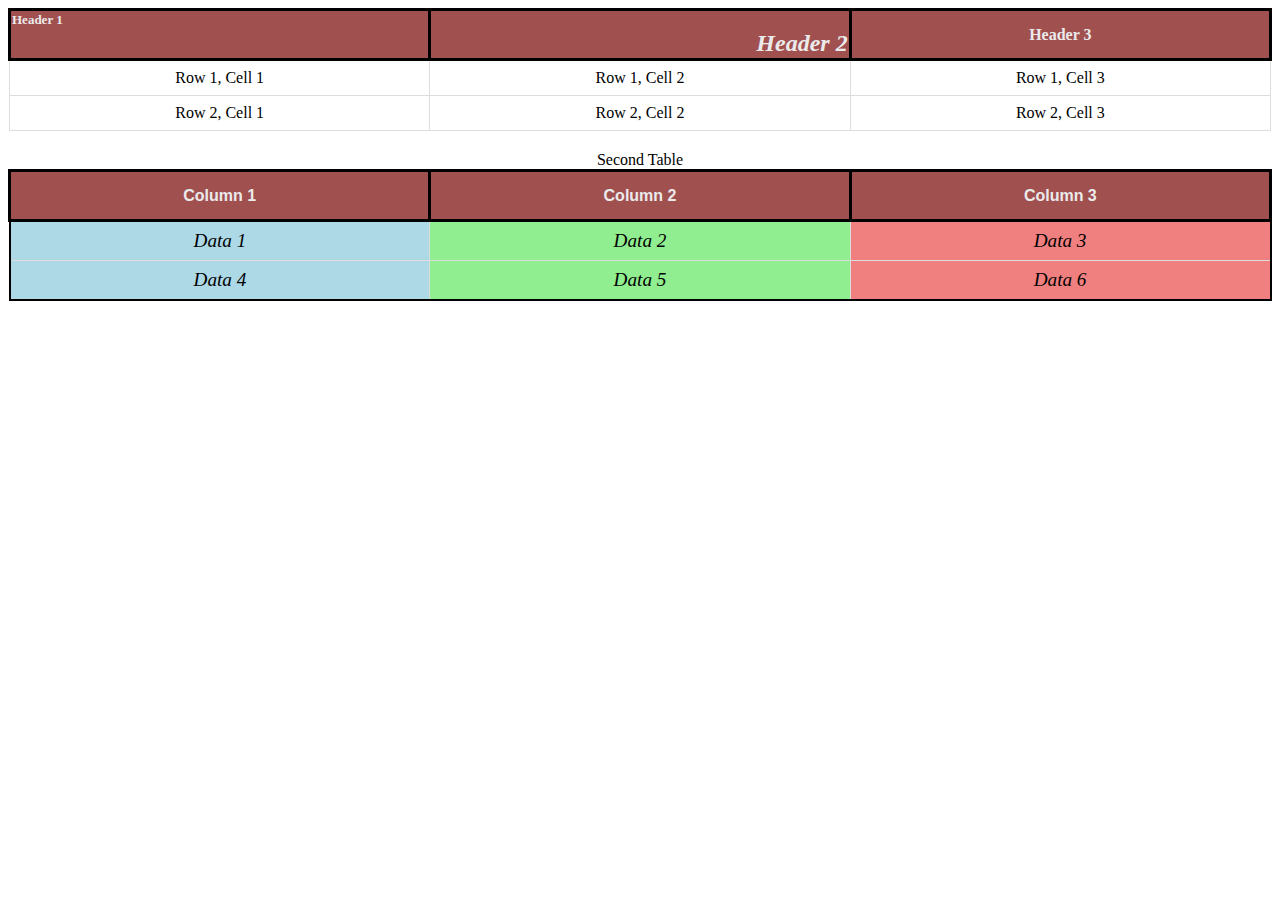
<file: index.html>
<html lang="en">
<head>
    <meta charset="UTF-8">
    <meta name="viewport" content="width=device-width, initial-scale=1.0">
    <title>Tables</title>
    <link rel="stylesheet" href="styles.css">
</head>
<body>
    <table>
        <thead>
            <tr>
                <th class = "first">Header 1</th>
                <th class = "second">Header 2</th>
                <th>Header 3</th>
            </tr>
        </thead>
        <tbody>
            <tr>
                <td>Row 1, Cell 1</td>
                <td>Row 1, Cell 2</td>
                <td>Row 1, Cell 3</td>
            </tr>
            <tr>
                <td>Row 2, Cell 1</td>
                <td>Row 2, Cell 2</td>
                <td>Row 2, Cell 3</td>
            </tr>
        </tbody>
    </table>

    <table id ="second-table">
        <caption>Second Table</caption>
        <colgroup>
            <col style="background-color: lightblue;">
            <col style="background-color: lightgreen;">
            <col style="background-color: lightcoral;">
        </colgroup>
        <thead id ="table-header">
            <tr>
                <th>Column 1</th>
                <th>Column 2</th>
                <th>Column 3</th>
            </tr>
        </thead>
        <tbody id ="table-body">
            <tr>
                <td>Data 1</td>
                <td>Data 2</td>
                <td>Data 3</td>
            </tr>
            <tr>
                <td>Data 4</td>
                <td>Data 5</td>
                <td>Data 6</td>
            </tr>
        </tbody>
    </table>
</body>
</html>
</file>
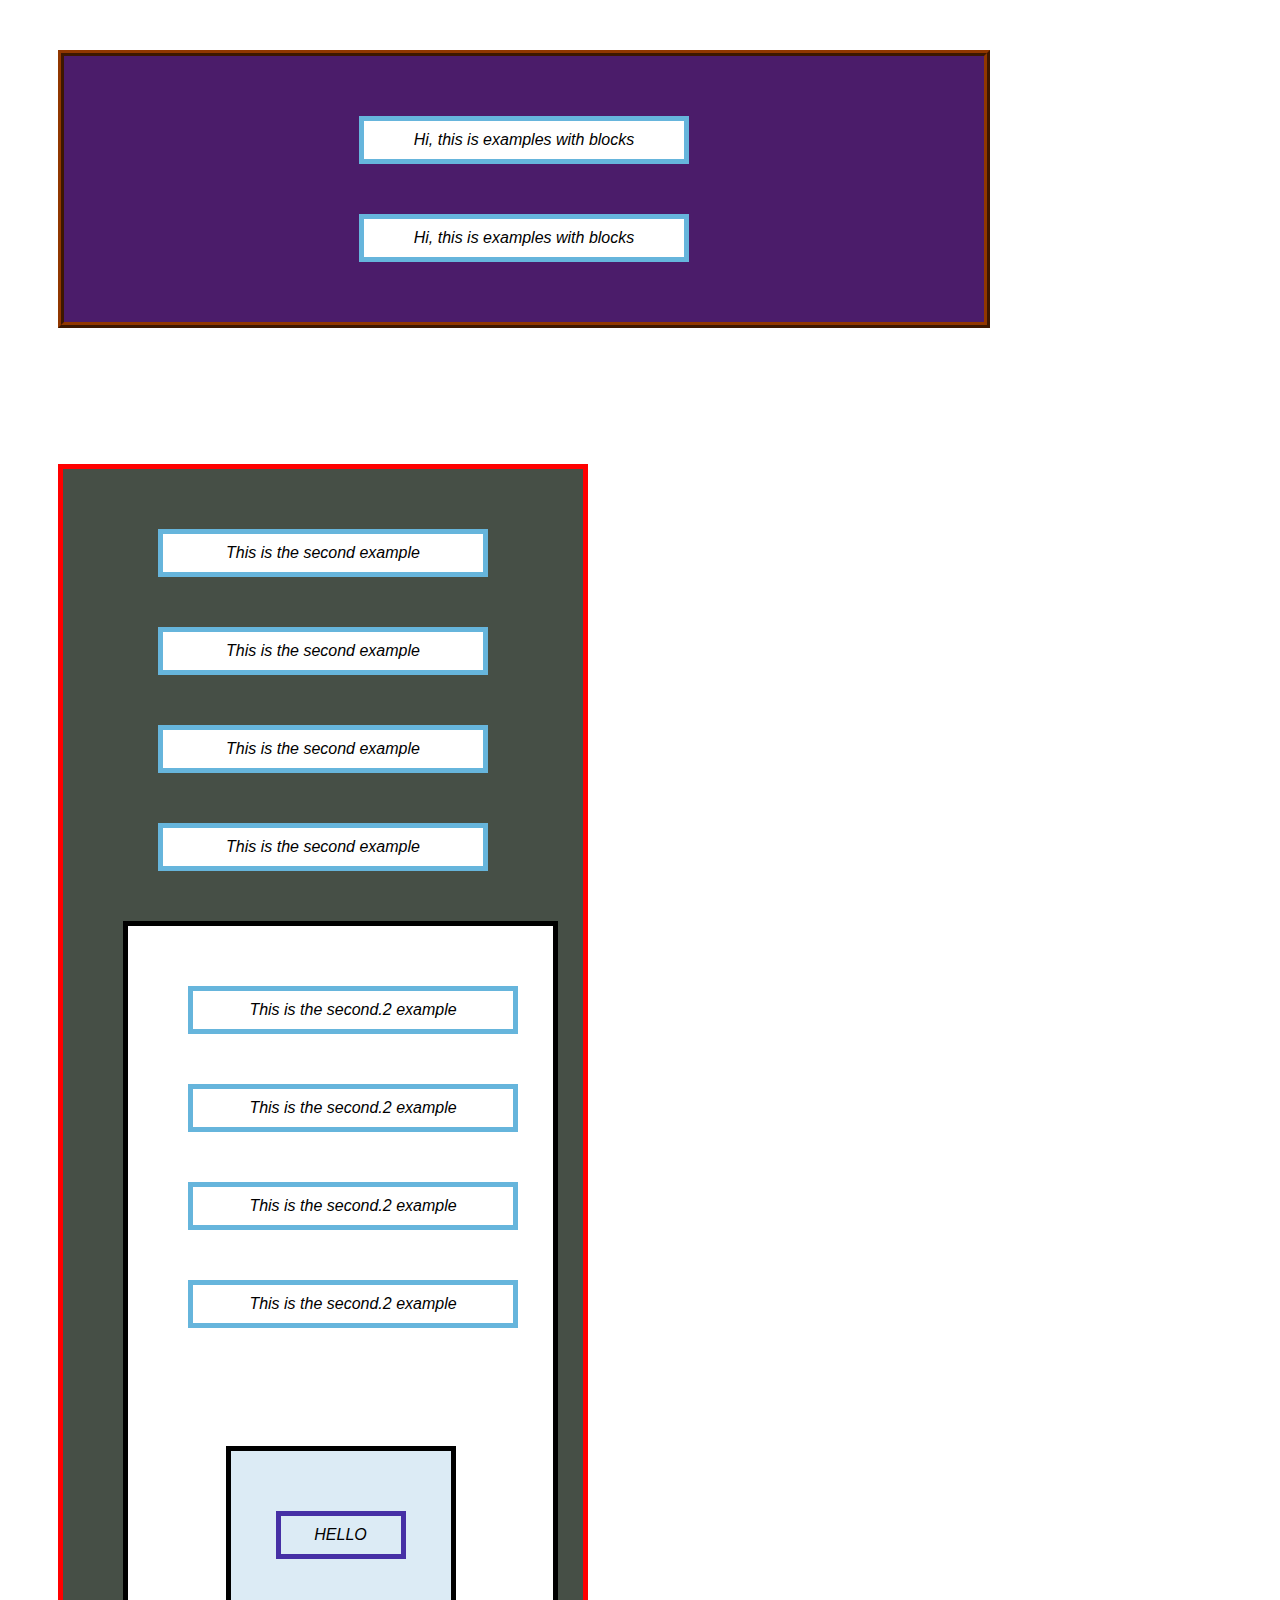
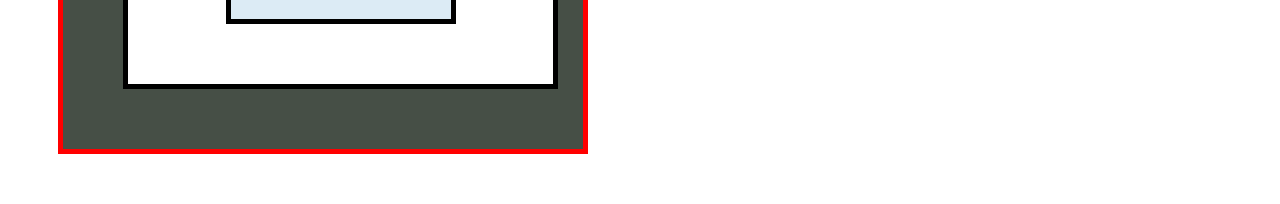
<file: pract11/index.html>
<html lang="en">
<head>
    <meta charset="UTF-8">
    <meta name="viewport" content="width=device-width, initial-scale=1.0">
    <title>pract11</title>
    <link rel="stylesheet" href="styles.css">
</head>
<body>
    <div id = "first" class="footer" align = "center">
    <p>Hi, this is examples with blocks</p>
    <p>Hi, this is examples with blocks</p>
    </div>

    <br><br>

    <div id = "second" align = "center">
        <p>This is the second example</p>
        <p>This is the second example</p>
        <p>This is the second example</p>
        <p>This is the second example</p>
        <div id = "second.2">
            <p>This is the second.2 example</p>
            <p>This is the second.2 example</p>
            <p>This is the second.2 example</p>
            <p>This is the second.2 example</p>
            <br>
            <div id = "deepest" align = "center">
                <p id = "dpst" align = "center">HELLO</p>
                
            </div>
        </div>
    </div>
</body>
</html>
</file>
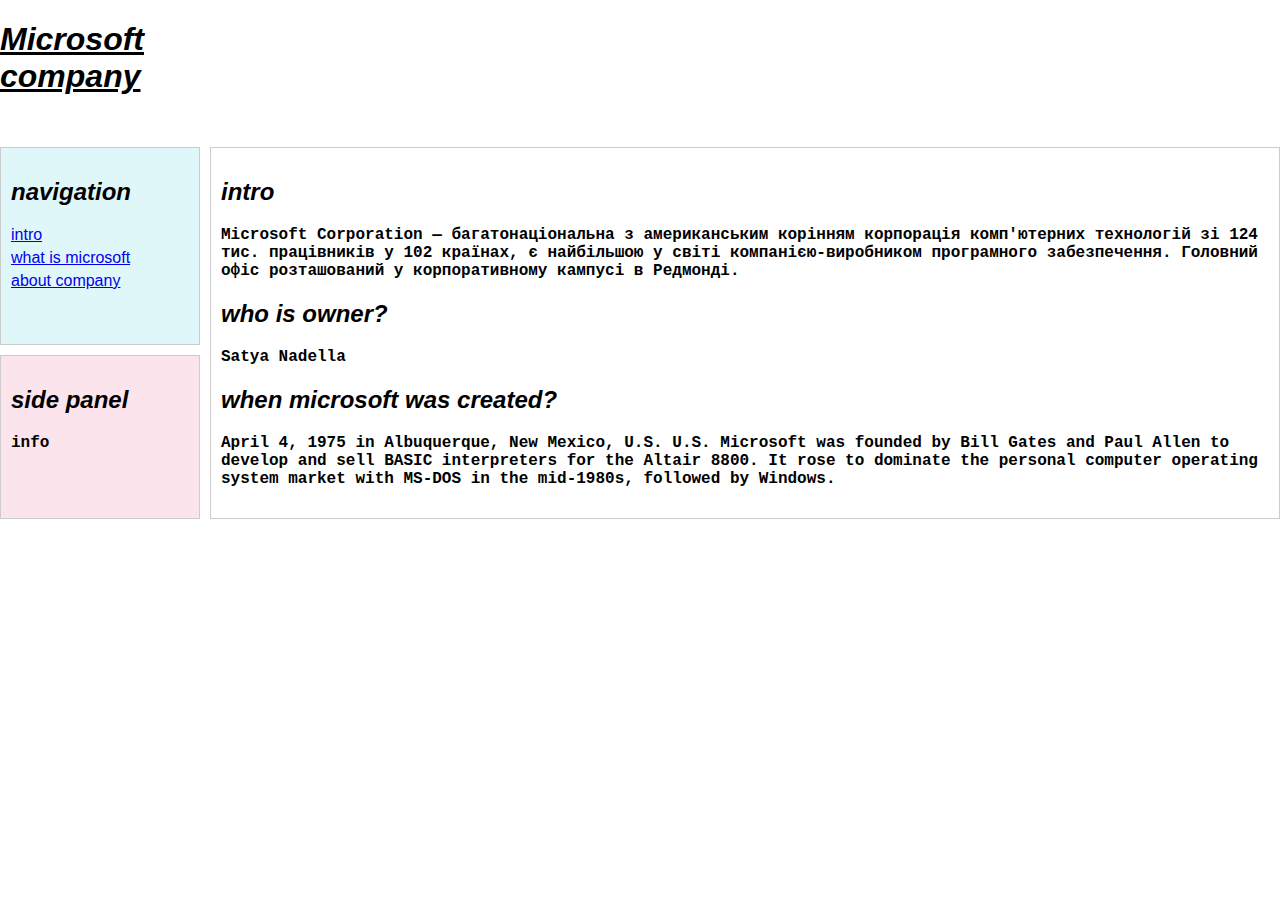
<file: pract12/index.html>
<!DOCTYPE html>
<html lang="en">
<head>
    <meta charset="UTF-8">
    <meta name="viewport" content="width=device-width, initial-scale=1.0">
    <title>Site tructure</title>
    <link rel="stylesheet" href="styles.css">
</head>
<body>
    <section>
        <h1>Microsoft company</h1>
    </section>

    <nav>
        <h2>navigation</h2>
        <a href="#part1">intro</a>
        <a href="#part2">what is microsoft</a>
        <a href="#part3">about company</a>
      </nav>

      <aside>
        <h2>side panel</h2>
        <h3>info</h3>
      </aside>

      <main>
        <section id="part1">
          <h2>intro</h2>
          <article>
            <h3>Microsoft Corporation — багатонаціональна з американським корінням корпорація комп'ютерних технологій зі 124 тис. працівників у 102 країнах, є найбільшою у світі компанією-виробником програмного забезпечення. Головний офіс розташований у корпоративному кампусі в Редмонді.</h3>
          </article>
        </section>

        <section id="part2">
            <h2>who is owner?</h2>
            <article>
              <h3>Satya Nadella</h3>
            </article>
          </section>

          <section id="part3">
            <h2>when microsoft was created?
            </h2>
            <article>
              <h3>April 4, 1975 in Albuquerque, New Mexico, U.S. U.S. Microsoft was founded by Bill Gates and Paul Allen to develop and sell BASIC interpreters for the Altair 8800. It rose to dominate the personal computer operating system market with MS-DOS in the mid-1980s, followed by Windows.</h3>
            </article>
          </section>
        </main>
</body>
</html>
</file>
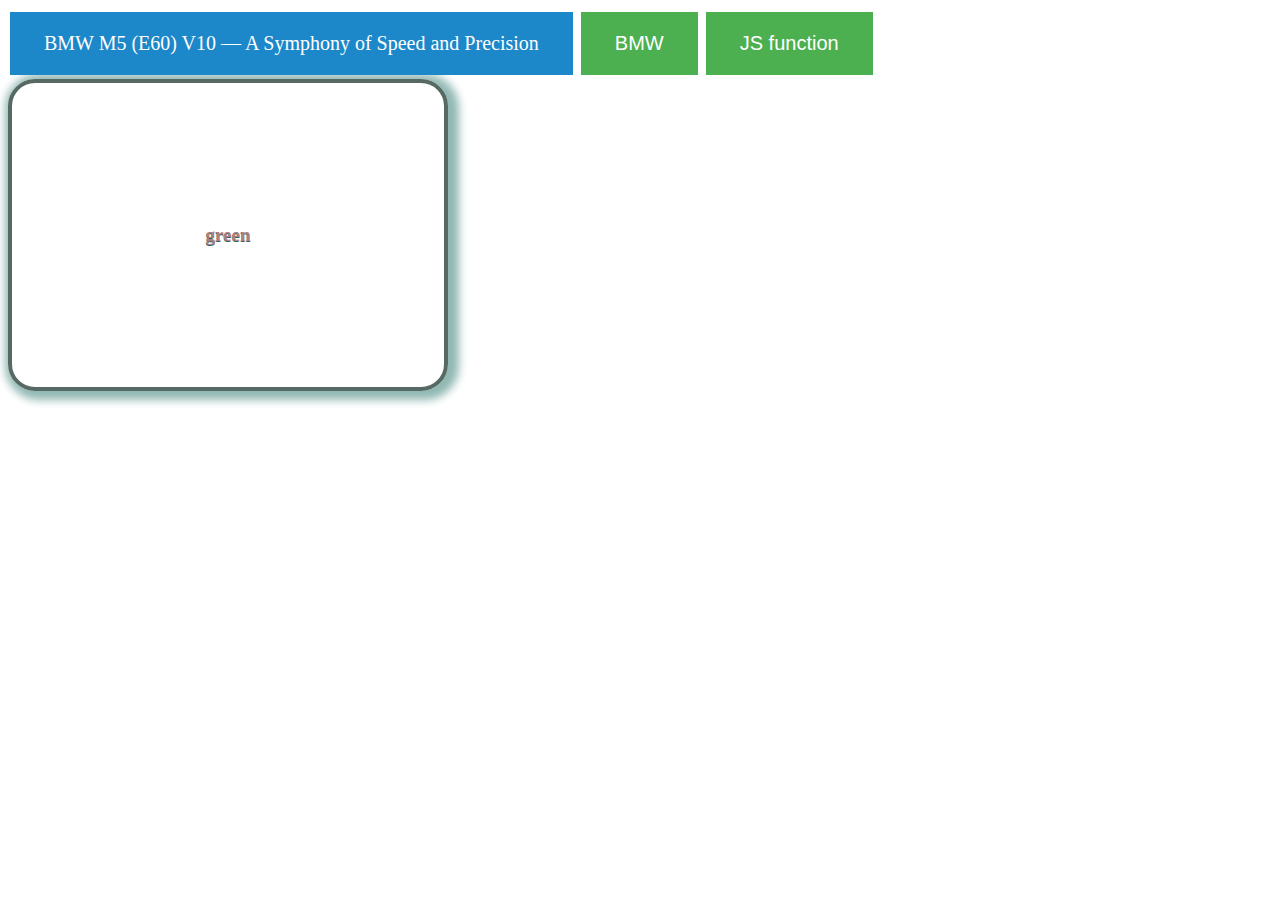
<file: pract8/index.html>
<html lang="en">
<head>
    <meta charset="UTF-8">
    <meta name="viewport" content="width=device-width, initial-scale=1.0">
    <title>pract8</title>
    <link rel="stylesheet" href="styles.css">
</head>
<body>
    <a id = "firstbutton" href="text.txt" class = "button">BMW M5 (E60) V10 — A Symphony of Speed and Precision</a>
    <button onclick="window.location.href='https://www.bmw.com/en/index.html'">BMW</button>
    <button onclick="triggerCheck()">JS function</button>

    <script src="example.js"></script> <!-- Link to your external JavaScript file -->
    
    <a href="https://www.bestcssbuttongenerator.com" class="myButton">green</a>

</body>
</html>
</file>
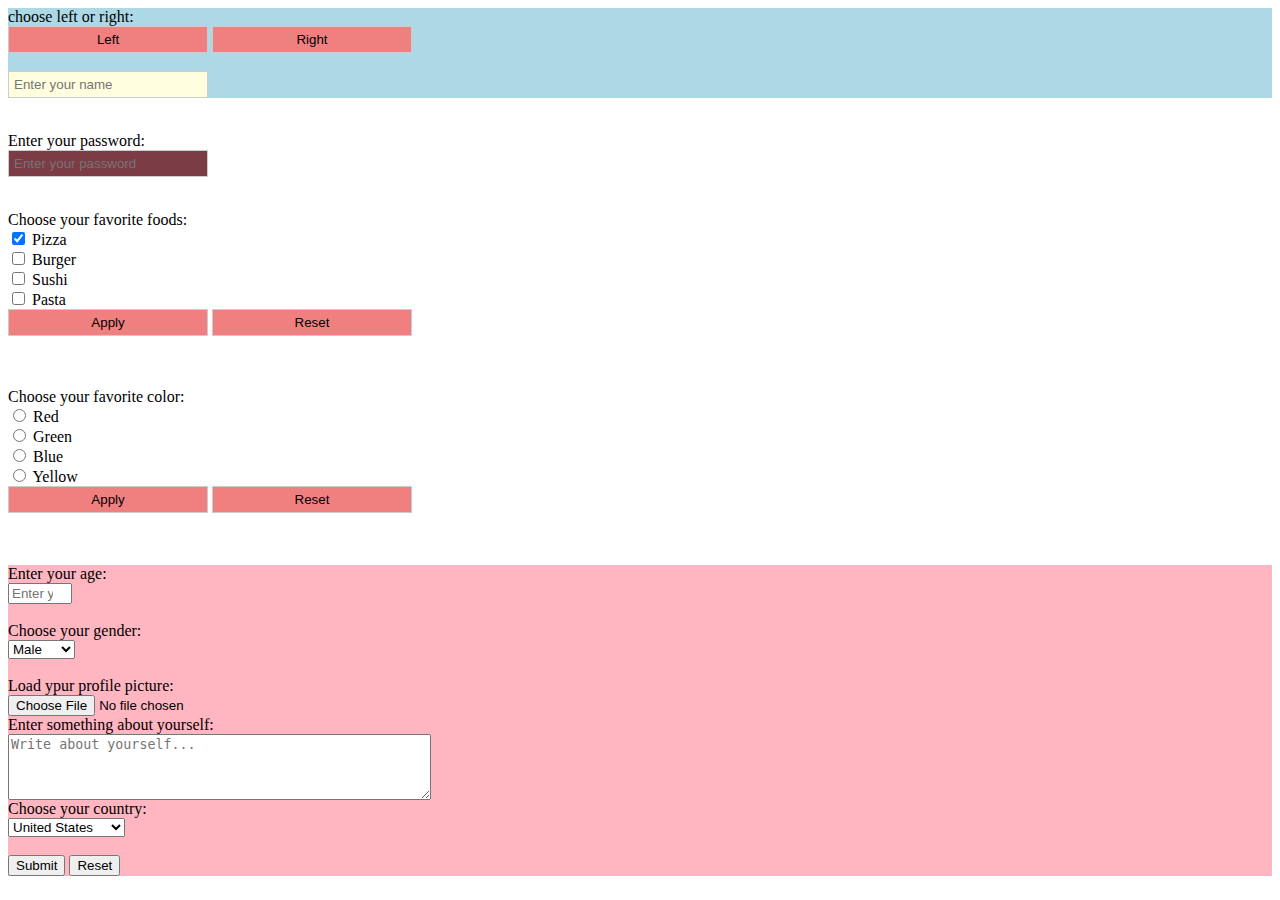
<file: pract9/index.html>
<html lang="en">
<head>
    <meta charset="UTF-8">
    <meta name="viewport" content="width=device-width, initial-scale=1.0">
    <title>Forms</title>
    <link rel="stylesheet" href="styles.css">
</head>
<body>
    <script src="left.js"></script>
    <script src="right.js"></script>
    <script src="apply.js"></script>

    <form name="First" id = "First">
        choose left or right: <br>
        <input type="button" value="Left" onclick="left()">
        <input type="button" value="Right" onclick="right()">
        <br>
        <br>
        <input type="text" name="name" maxlength="12" placeholder="Enter your name">
    </form>

    <br>

    <form name = "Second" id = "Second">
        Enter your password: <br>   
        <input type="password" name="password" maxlength="12" placeholder="Enter your password">
    </form>
    
    <br>

    <form name="Third" id = "Third">
        Choose your favorite foods: <br>
        <input type="checkbox" id="pizza" name="food" value="Pizza" checked>
        <label for="pizza">Pizza</label><br>
        <input type="checkbox" id="burger" name="food" value="Burger">
        <label for="burger">Burger</label><br>
        <input type="checkbox" id="sushi" name="food" value="Sushi">
        <label for="sushi">Sushi</label><br>
        <input type="checkbox" id="pasta" name="food" value="Pasta">
        <label for="pasta">Pasta</label><br>
        <input type="button" value="Apply" onclick="apply()">
        <input type="button" value="Reset" onclick="document.getElementById('Third').reset();">

    </form>

    <br><br>

    <form name="Fourth" id = "Fourth">
        Choose your favorite color: <br>
        <input type="radio" id="red" name="color" value="Red">
        <label for="red">Red</label><br>
        <input type="radio" id="green" name="color" value="Green">
        <label for="green">Green</label><br>
        <input type="radio" id="blue" name="color" value="Blue">
        <label for="blue">Blue</label><br>
        <input type="radio" id="yellow" name="color" value="Yellow">
        <label for="yellow">Yellow</label><br>
        <input type="button" value="Apply" onclick="apply()">
        <input type="button" value="Reset" onclick="document.getElementById('Fourth').reset();">

    </form>

    <br><br>
    <form name="Fifth" id = "Fifth">
        Enter your age: <br>
        <input type="number" name="age" min="1" max="120" placeholder="Enter your age">
        <br><br>
        Choose your gender: <br>
        <select name="gender">
            <option value="male">Male</option>
            <option value="female">Female</option>
        </select>
        <br><br>
        Load ypur profile picture: <br>
        <input type="file" name="profilePicture" accept="image/*">
        <br>
        Enter something about yourself: <br>
        <textarea name="aboutMe" rows="4" cols="50" placeholder="Write about yourself..."></textarea>

        <br>
        Choose your country: <br>
        <select name="country">
            <option value="usa">United States</option>
            <option value="canada">Canada</option>
            <option value="uk">United Kingdom</option>
            <option value="australia">Australia</option>
        </select>
        <br><br>

        <input type="submit" value="Submit">
        <input type="reset" value="Reset"> 

    </form>

    </script>
</body>
</html>
</file>
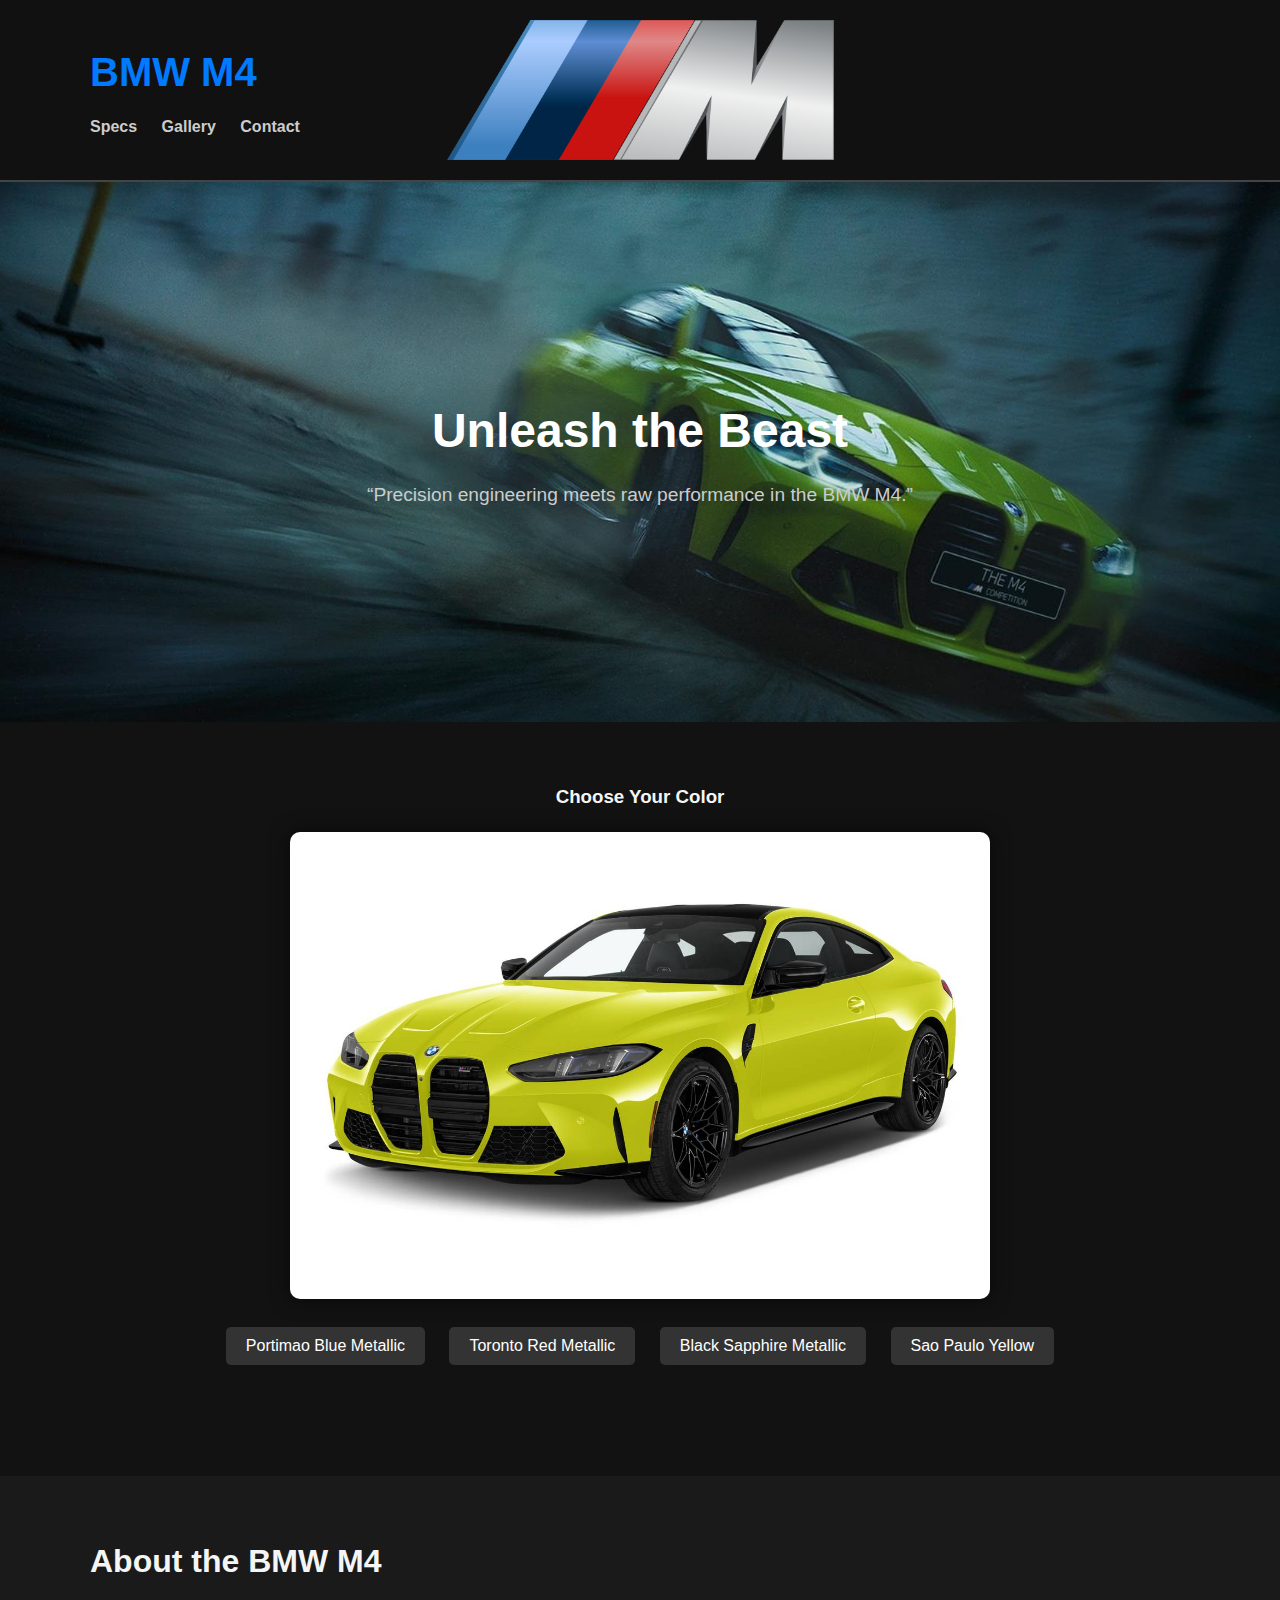
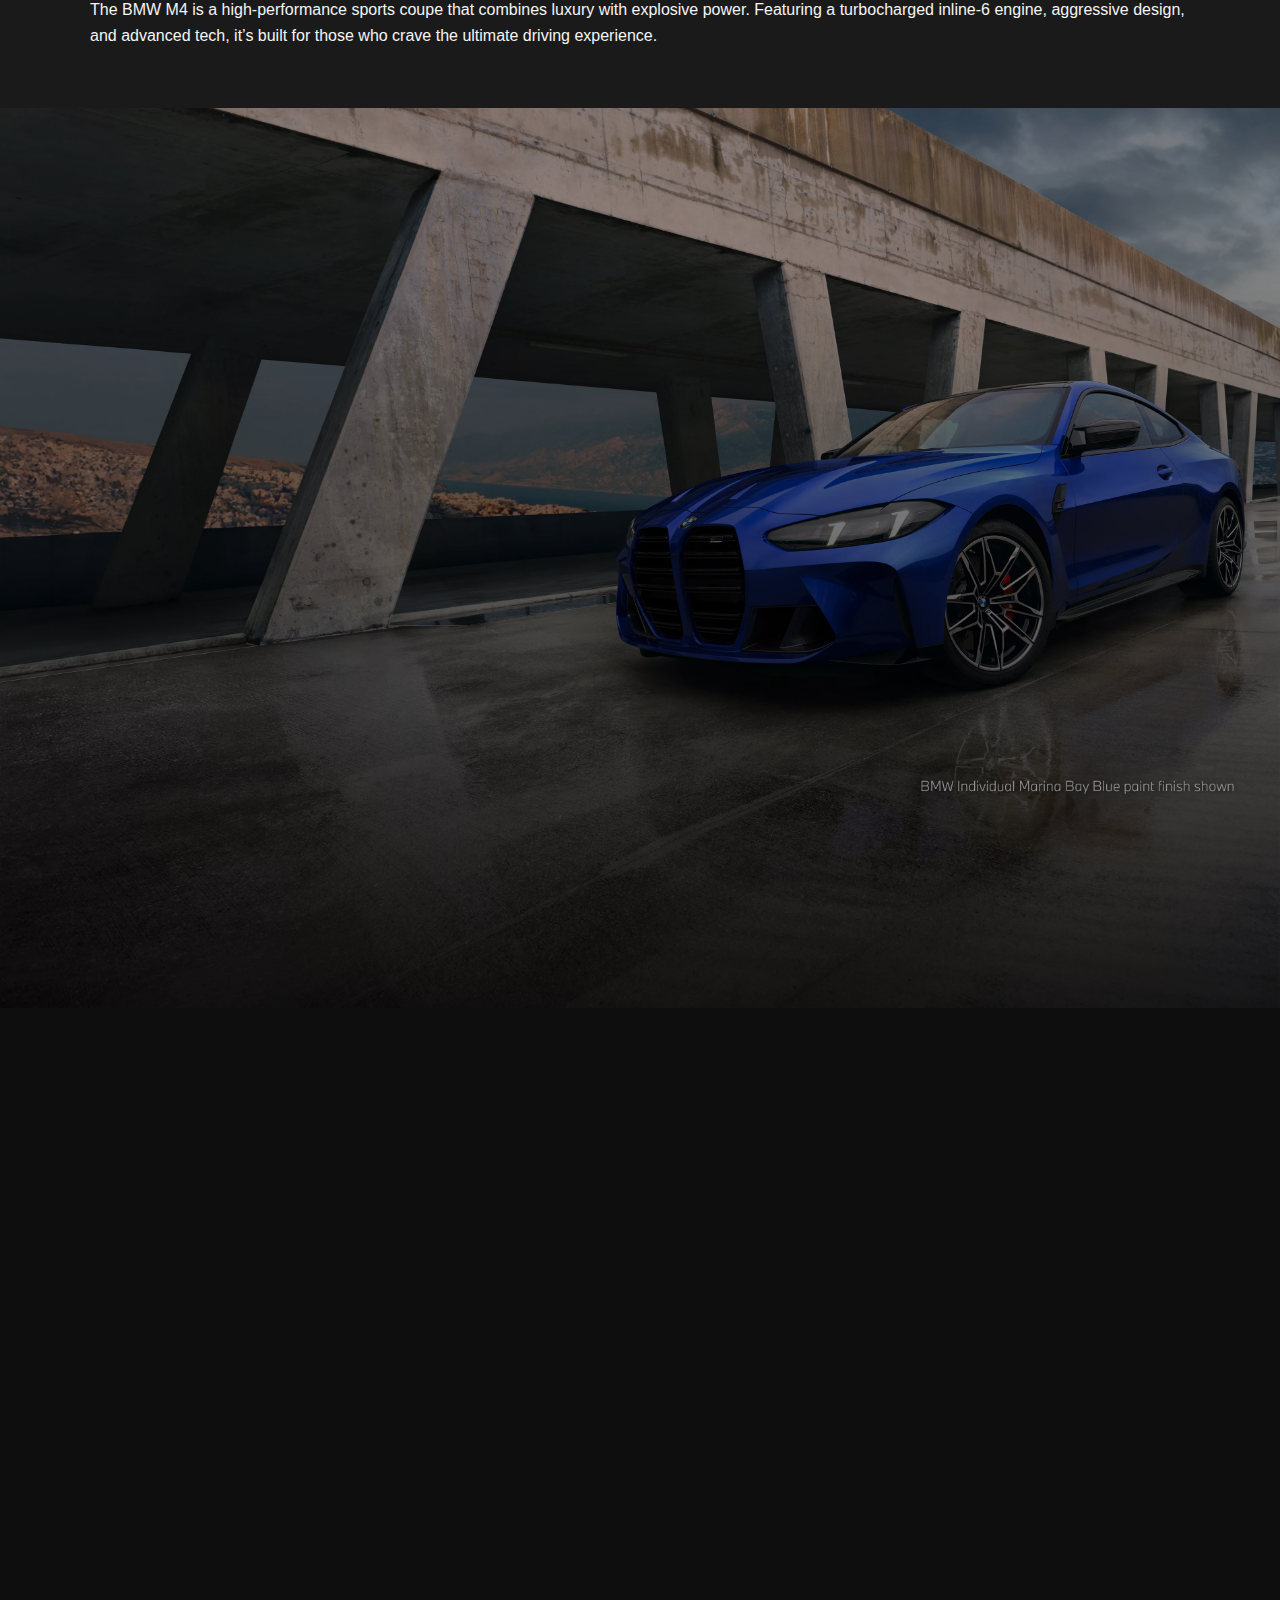
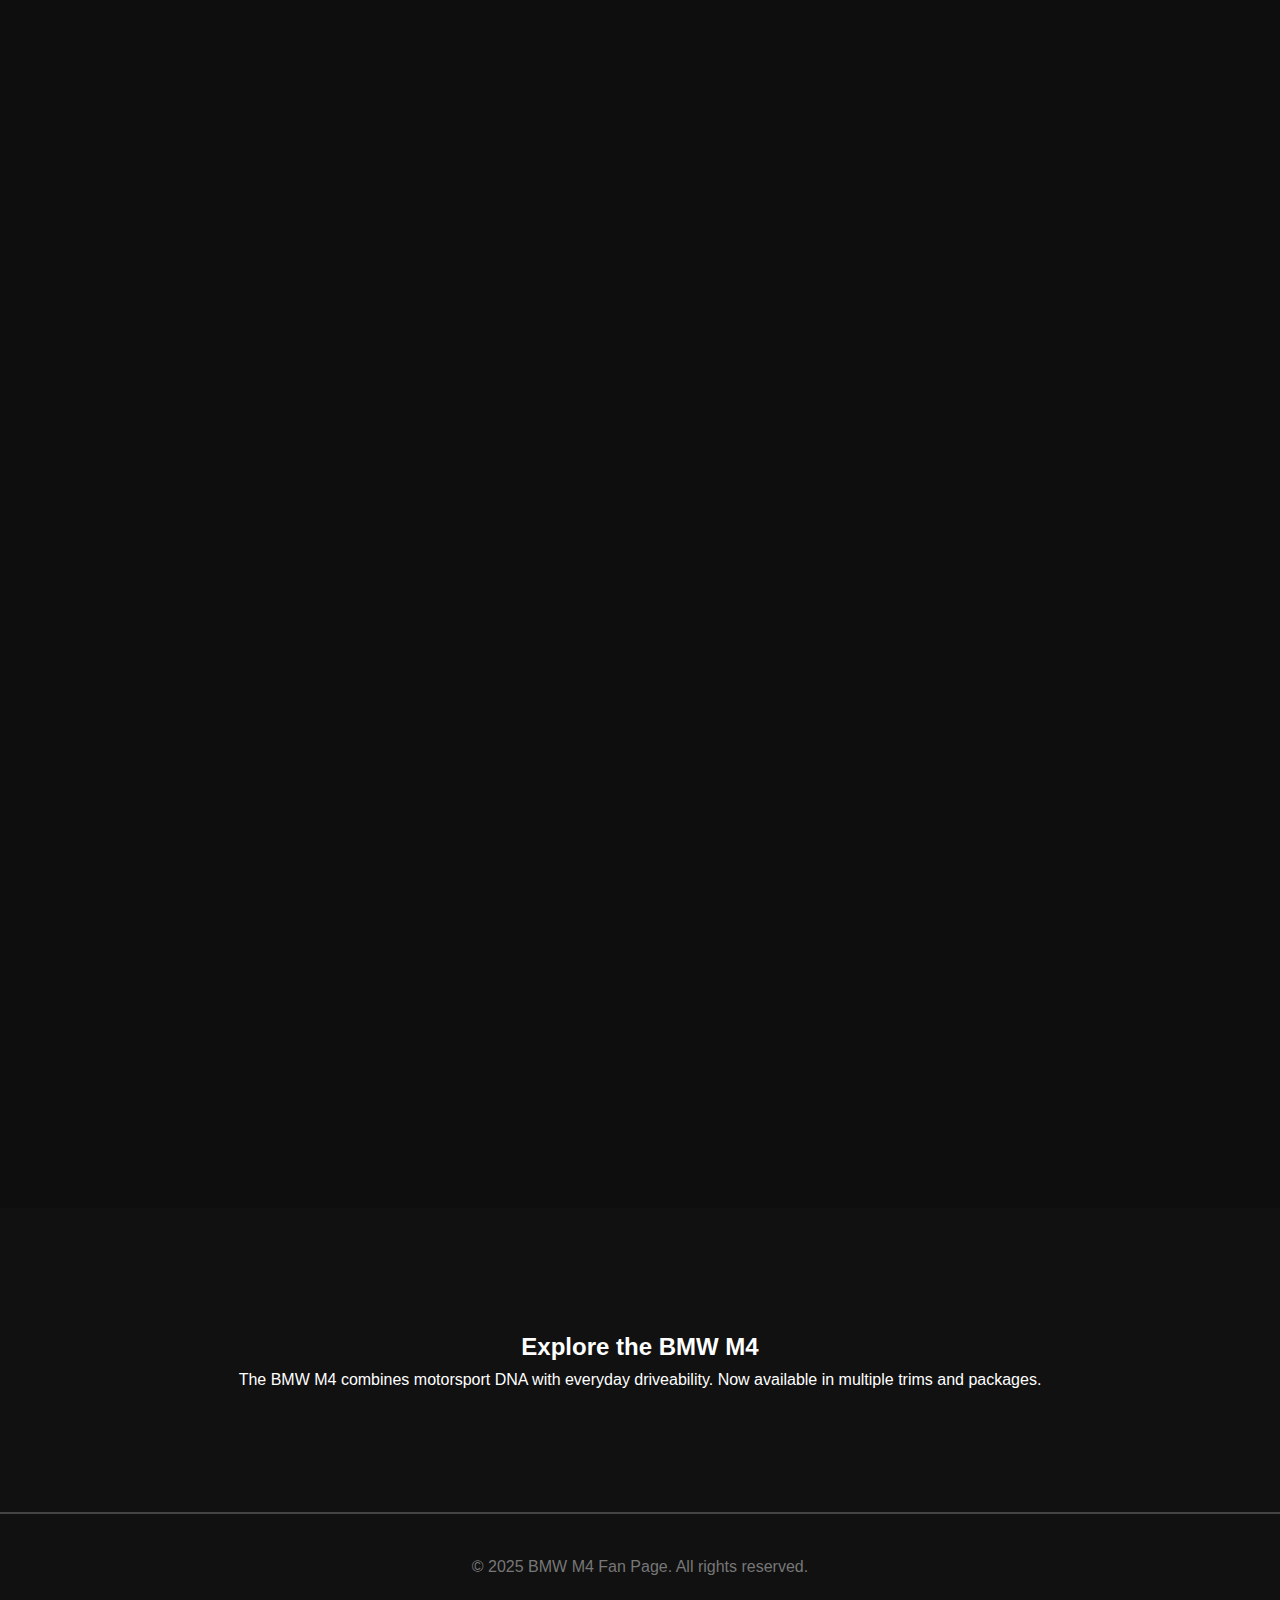
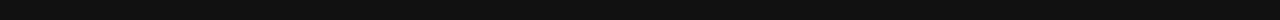
<file: site/index.html>
<!DOCTYPE html>
<html lang="en">
<head>
  <meta charset="UTF-8" />
  <meta name="viewport" content="width=device-width, initial-scale=1.0"/>
  <title>BMW M4</title>
  <link rel="stylesheet" href="style.css" />
</head>
<body>

  <script src="js/color-switcher.js" defer></script>
  <script src="js/scroll.js" defer></script>



  <header>
    <div class="container" id="header-container">
      <h1>BMW M4</h1>
      <nav>
        <a href="specs.html">Specs</a>
        <a href="gallery.html">Gallery</a>
        <a href="contact.html">Contact</a>
      </nav>
    </div>
  </header>

  <section class="hero">
    <div class="container">
      <h2>Unleash the Beast</h2>
      <p>“Precision engineering meets raw performance in the BMW M4.”</p>
    </div>
  </section>

  <section class="color-switcher">
    <div class="container">
      <h3>Choose Your Color</h3>
      <img id="m4-image" src="images/m4-yellow.jpeg" alt="BMW M4" class="m4-photo" />
      
      <div class="color-buttons">
        <button onclick="changeColor('blue')">Portimao Blue Metallic</button>
        <button onclick="changeColor('red')">Toronto Red Metallic</button>
        <button onclick="changeColor('black')">Black Sapphire Metallic</button>
        <button onclick="changeColor('yellow')">Sao Paulo Yellow</button>
      </div>
      <br>
      <br>
    </div>
  </section>

  <section class="content">
    <div class="container">
      <h3>About the BMW M4</h3>
      <p>The BMW M4 is a high-performance sports coupe that combines luxury with explosive power. Featuring a turbocharged inline-6 engine, aggressive design, and advanced tech, it’s built for those who crave the ultimate driving experience.</p>
    </div>
  </section>


  <section class="hero-scroll">
    <div class="fixed-image">
      <img src="images/bluem4.webp" alt="BMW M4">
    </div>
    <div class="text-blocks">
      <div class="text-block">Uncompromising Power</div>
      <div class="text-block">Track-Bred Precision</div>
      <div class="text-block">M TwinPower Turbocharged Engine</div>
      <div class="text-block">Adaptive M Suspension for Every Curve</div>
      <div class="text-block">Aggressive Design Meets Luxury Finish</div>
      <div class="text-block">Ultimate Driving Experience, Redefined</div>
    </div>
  </section>
  
  <section class="after-hero">
    <div class="container">
      <h2>Explore the BMW M4</h2>
      <p>The BMW M4 combines motorsport DNA with everyday driveability. Now available in multiple trims and packages.</p>
    </div>
  </section>



  <footer>
    <div class="container">
      <p>&copy; 2025 BMW M4 Fan Page. All rights reserved.</p>
    </div>
  </footer>
</body>
</html>
</file>
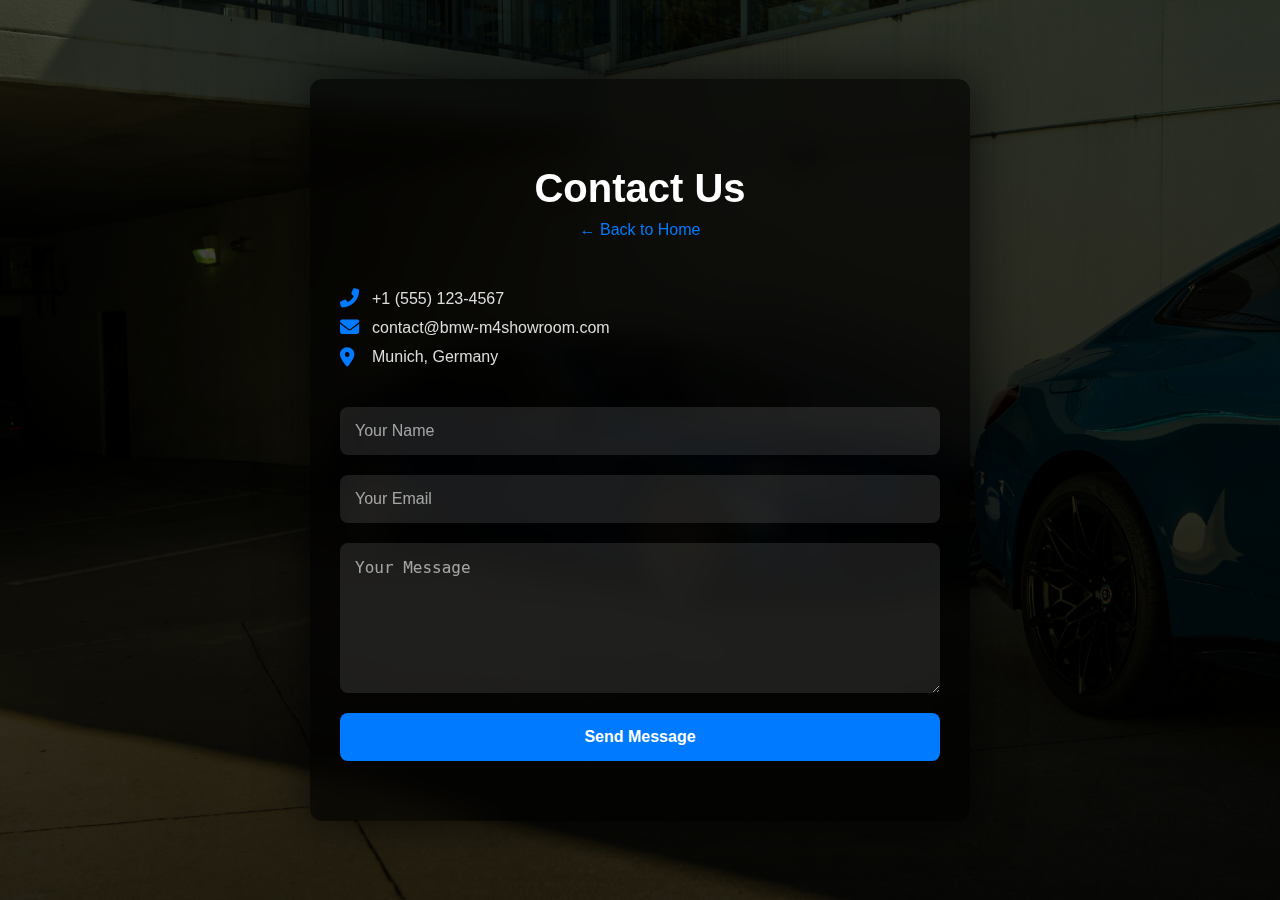
<file: site/contact.html>
<!DOCTYPE html>
<html lang="en">
<head>
  <meta charset="UTF-8" />
  <meta name="viewport" content="width=device-width, initial-scale=1.0"/>
  <title>Contact Us – BMW M4</title>
  <link rel="stylesheet" href="contact.css" />
  <link rel="stylesheet" href="https://cdnjs.cloudflare.com/ajax/libs/font-awesome/6.5.0/css/all.min.css" />
</head>
<body>

  <div class="contact-page">
    <div class="overlay">
      <header>
        <h1>Contact Us</h1>
        <a href="index.html" class="back-link">← Back to Home</a>
      </header>

      <div class="contact-info">
        <p><i class="fas fa-phone-alt"></i> +1 (555) 123‑4567</p>
        <p><i class="fas fa-envelope"></i> contact@bmw-m4showroom.com</p>
        <p><i class="fas fa-map-marker-alt"></i> Munich, Germany</p>
      </div>

      <form class="contact-form" autocomplete="off">
        <input type="text" placeholder="Your Name" required />
        <input type="email" placeholder="Your Email" required />
        <textarea placeholder="Your Message" required></textarea>
        <button type="submit">Send Message</button>
      </form>
    </div>
  </div>

</body>
</html>
</file>
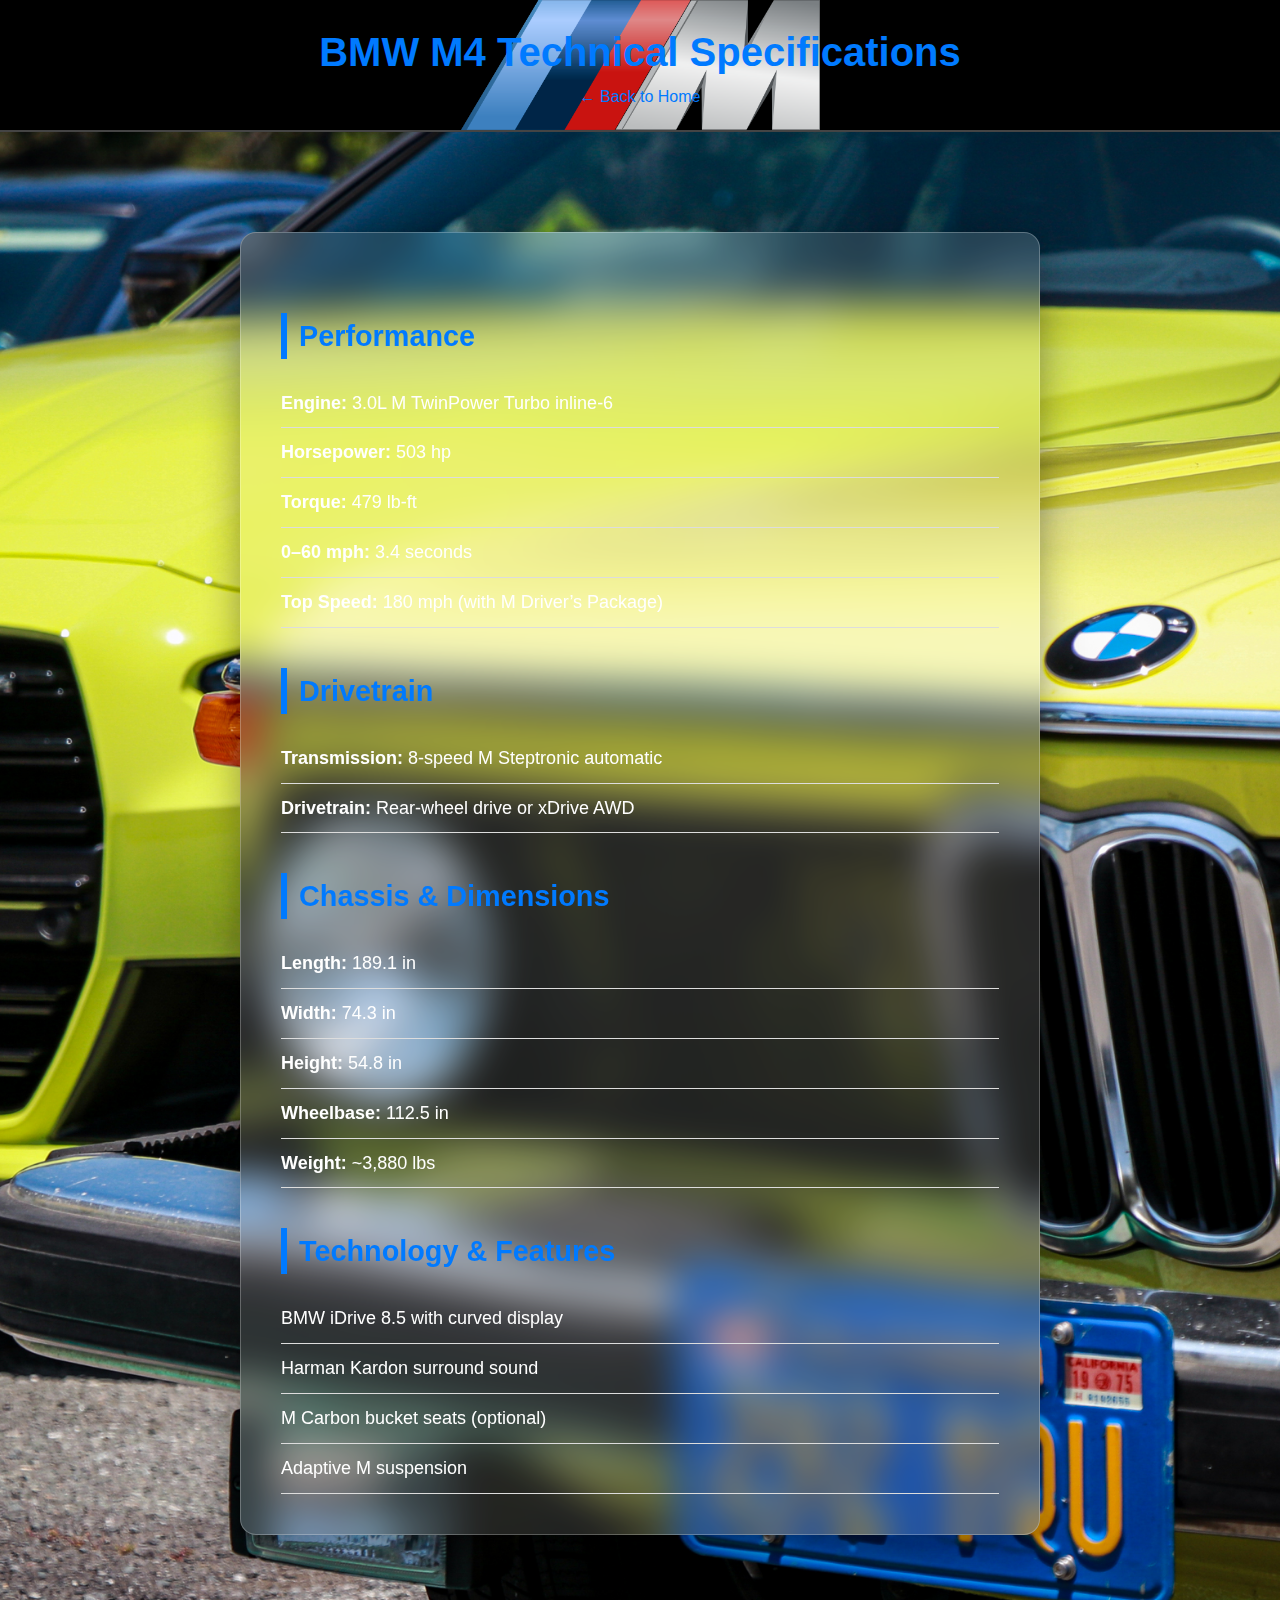
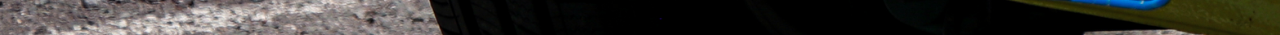
<file: site/specs.html>
<!DOCTYPE html>
<html lang="en">
<head>
  <meta charset="UTF-8">
  <meta name="viewport" content="width=device-width, initial-scale=1">
  <title>BMW M4 Specs</title>
  <link rel="stylesheet" href="style.css">
  <link rel="stylesheet" href="specs.css">

</head>
<body>

  <header class="page-header">
    <h1>BMW M4 Technical Specifications</h1>
    <a href="index.html">← Back to Home</a>
  </header>

  <section class="specs-section">
    <div class="specs-container">
      <h2>Performance</h2>
      <ul>
        <li><strong>Engine:</strong> 3.0L M TwinPower Turbo inline-6</li>
        <li><strong>Horsepower:</strong> 503 hp</li>
        <li><strong>Torque:</strong> 479 lb-ft</li>
        <li><strong>0–60 mph:</strong> 3.4 seconds</li>
        <li><strong>Top Speed:</strong> 180 mph (with M Driver’s Package)</li>
      </ul>

      <h2>Drivetrain</h2>
      <ul>
        <li><strong>Transmission:</strong> 8-speed M Steptronic automatic</li>
        <li><strong>Drivetrain:</strong> Rear-wheel drive or xDrive AWD</li>
      </ul>

      <h2>Chassis & Dimensions</h2>
      <ul>
        <li><strong>Length:</strong> 189.1 in</li>
        <li><strong>Width:</strong> 74.3 in</li>
        <li><strong>Height:</strong> 54.8 in</li>
        <li><strong>Wheelbase:</strong> 112.5 in</li>
        <li><strong>Weight:</strong> ~3,880 lbs</li>
      </ul>

      <h2>Technology & Features</h2>
      <ul>
        <li>BMW iDrive 8.5 with curved display</li>
        <li>Harman Kardon surround sound</li>
        <li>M Carbon bucket seats (optional)</li>
        <li>Adaptive M suspension</li>
      </ul>
    </div>
  </section>

</body>
</html>
</file>
<file: styles.css>
table {
    border-collapse: collapse;
    width: 100%;
    
}

th {
    background-color: #a15050;
    border: 3px solid #000000;
    color: rgb(235, 235, 235);
    height: 50px;


}

td {
    border: 1px solid #dddddd;
    padding: 8px;
}

tbody {
    text-align: center;
}

#table-header {
    font-family: 'Lucida Sans', 'Lucida Sans Regular', 'Lucida Grande', 'Lucida Sans Unicode', Geneva, Verdana, sans-serif;
}

#table-body {
    font-family: Cambria, Cochin, Georgia, Times, 'Times New Roman', serif;
    font-style: italic;
    font-size: larger;
}

#second-table{
    border: 2px solid #000000;
    margin-top: 20px;
}

.first {
    font-size: small;
    vertical-align: top;
    text-align: left;
    font-style: bold;
}

.second {
    font-size: x-large;
    vertical-align: bottom;
    text-align: right;
    font-style: italic;
}

tr:hover {
    background-color: #e40e0e;
}

td:hover {
    background-color: #a15050;
}
</file>
<file: pract11/styles.css>
p {
    border: 5px solid rgb(102, 181, 220);
    background-color: rgb(255, 255, 255);
    padding: 10px;
    margin: 50px;
    width: 300px;
}

#first, #second, #third {
    border: 5px solid rgb(255, 0, 0);
    background-color: rgb(183, 108, 108);
    font-family: 'Segoe UI', Tahoma, Geneva, Verdana, sans-serif;
    font-style: italic;
    width: 500px;
}

#first, #third {
    background-color: rgb(75, 28, 106);
    border: 6px ridge rgb(145, 55, 0);
    width: 900px;
}


#second {
    background-color: rgb(70, 79, 70);
}

div {
    border: 5px solid rgb(0, 0, 0);
    background-color: rgb(255, 255, 255);
    padding: 10px;
    margin: 50px;
    width: 405px;
}

div.footer {
    border: 5px solid rgb(251, 134, 134);
    background-color: rgb(95, 59, 163);
    padding: 10px;
    margin: 50px;
    width: 405px;
}

#deepest {
    border: 5px solid rgb(0, 0, 0);
    background-color: rgb(220, 235, 245); 
    padding: 10px;
    margin: 50px;
    width: 200px;
}

#dpst {
    border: 5px solid rgb(70, 48, 165);
    background-color: rgb(220, 235, 245); 
    padding: 10px;
    margin: 50px;
    width: 100px;
    margin: 50px auto;
}
</file>
<file: pract12/styles.css>
body {

    font-family: Arial, sans-serif;
    display: grid;
    grid-template-areas: 
      "header header"
      "nav main"
      "aside main"
      "footer footer";
    grid-template-columns: 200px 1fr;
    gap: 10px;
    margin: 0;
    padding: 0;
}

header, nav, aside, main, footer {
    padding: 10px;
    border: 1px solid #ccc;
}

header {
    grid-area: header;
    background: #f0f0f0;
}

nav {
    grid-area: nav;
    background: #e0f7fa;
}

aside {
    grid-area: aside;
    background: #fce4ec;
}

main {
    grid-area: main;
    background: #ffffff;
}

footer {
    grid-area: footer;
    background: #c8e6c9;
}

nav a {
    display: block;
    margin-bottom: 5px;
}

section {
    margin-bottom: 20px;
}

h2 {
    font-family: 'Franklin Gothic Medium', 'Arial Narrow', Arial, sans-serif;
    font-style: italic;
}

h1 {
    font-family: Impact, Haettenschweiler, 'Arial Narrow Bold', sans-serif;
    font-style:oblique;
    text-decoration: underline;
}

h3 {
    font-family: 'Courier New', Courier, monospace;
    font-style: normal;
    font-size: medium;
}
</file>
<file: pract8/styles.css>
#firstbutton {
    background-color: #1c87c9; border: none; color: white; padding: 20px 34px; text-align: center; text-decoration: none; display: inline-block; font-size: 20px; margin: 4px 2px; cursor: pointer; 
}

button {
    background-color: #4CAF50;
    border: none;
    color: white;
    padding: 20px 34px;
    text-align: center;
    text-decoration: none;
    display: inline-block;
    font-size: 20px;
    margin: 4px 2px;
    cursor: pointer;
}

.myButton {
	box-shadow: 4px 2px 8px 7px #91b8b3;
	background-color:transparent;
	border-radius:27px;
	border:4px solid #566963;
	display:inline-block;
	cursor:pointer;
	color:#ad8181;
	font-family:Georgia;
	font-size:19px;
	font-weight:bold;
	padding:17px 24px;
	text-decoration:none;
	text-shadow:0px 1px 0px #2b665e;
    display: flex;
    justify-content: center; 
    align-items: center;     
    height: 30vh;
    width: 30vw; 
}
.myButton:hover {
	background-color:transparent;
}
.myButton:active {
	position:relative;
	top:1px;
}

body {
    background-image: url(https://img.freepik.com/free-vector/gradient-background-vector-spring-colors_53876-117271.jpg);
}
</file>
<file: pract9/styles.css>
#first {
    background-color: lightblue;
    
}

button {
    background-color: lightgreen;
    border: none;
    padding: 10px 20px;
    cursor: pointer;
}

input[type="button"] {
    background-color: lightcoral;
    border: 1px solid #ccc;
    padding: 5px;
    width: 200px;
}
input[type="text"] {
    background-color: lightyellow;
    border: 1px solid #ccc;
    padding: 5px;
    width: 200px;
}

input[type = "password"] {
    background-color: rgb(124, 60, 70);
    border: 1px solid #ccc;
    padding: 5px;
    width: 200px;
}

#fifth {
    background-color: lightpink;
}
</file>
<file: site/style.css>
* {
margin: 0;
padding: 0;
box-sizing: border-box;
}

body {
font-family: 'Segoe UI', Tahoma, Geneva, Verdana, sans-serif;
background-color: #0e0e0e;
color: #f5f5f5;
line-height: 1.6;
}

.container {
width: 90%;
max-width: 1100px;
margin: auto;
padding: 20px 0;
}

header {
background: #111;
padding: 20px 0;
border-bottom: 2px solid #444;
}

header h1 {
font-size: 2.5rem;
color: #007aff;
}

nav {
margin-top: 10px;
}

nav a {
margin-right: 20px;
text-decoration: none;
color: #ccc;
font-weight: bold;
}

nav a:hover {
color: #007aff;
}

.hero {
background: url('https://cdn.pixabay.com/photo/2021/05/10/10/46/bmw-6241972_1280.jpg') no-repeat center center/cover;
height: 60vh;
display: flex;
align-items: center;
text-align: center;
background-image: url(images/m4background.jpeg);
}

.hero h2 {
font-size: 3rem;
color: #fff;
margin-bottom: 10px;
}

.hero p {
font-size: 1.2rem;
color: #ccc;
}

.content {
background: #1a1a1a;
padding: 40px 0;
}

.content h3 {
font-size: 2rem;
margin-bottom: 10px;
}

footer {
background: #111;
text-align: center;
padding: 20px 0;
border-top: 2px solid #444;
}

footer p {
color: #777;
}

.color-switcher {
background: #121212;
padding: 40px 0;
text-align: center;
}

.m4-photo {
width: 100%;
max-width: 700px;
border-radius: 10px;
margin: 20px 0;
box-shadow: 0 0 20px rgba(0, 0, 0, 0.6);
}

.color-buttons button {
background: #333;
color: #fff;
border: none;
padding: 10px 20px;
margin: 0 10px;
cursor: pointer;
font-size: 1rem;
border-radius: 5px;
transition: background 0.3s ease;
}

.color-buttons button:hover {
background: #007aff;
}

#header-container {
background-image: url(images/BMW_M_logo.png);
background-size: contain;
background-repeat: no-repeat;
background-position: center;
}

.hero-scroll {
position: relative;
height: 300vh; /* Long scroll area */
}

.fixed-image {
position: sticky;
top: 0;
height: 100vh;
z-index: 1;
}

.fixed-image img {
width: 100%;
height: 100%;
object-fit: cover;
filter: brightness(0.6);
}

.text-blocks {
position: absolute; /* <- important! */
top: 0;
left: 0;
width: 100%;
height: 300vh;
z-index: 2;
display: flex;
flex-direction: column;
justify-content: space-around;
align-items: center;
padding-top: 20vh; /* show earlier */
pointer-events: none; /* prevents blocking scroll */
}

.text-block {
text-align: left;                /* text starts from same point */
width: 100%;                     /* take full width of parent */
max-width: 700px;                /* limits line length */
margin: 20px 0;                  /* consistent spacing */
padding: 20px 40px;
background: rgba(0, 0, 0, 0.5);
border-left: 5px solid #007aff;
border-radius: 6px;
color: #fff;
font-size: 2.5rem;
font-weight: 600;
box-shadow: 0 8px 20px rgba(0, 0, 0, 0.6);
backdrop-filter: blur(6px);

opacity: 0;
transform: translateY(60px);
transition: all 0.8s ease-out;
}


.text-block.show {
opacity: 1;
transform: translateY(0);
}

.after-hero {
background: #111;
color: white;
padding: 100px 20px;
text-align: center;
}

@media (max-width: 768px) {
.text-block {
font-size: 1.5rem;
padding: 16px 24px;
max-width: 90%;
text-align: center;
}
}
</file>
<file: site/contact.css>
body, html {
margin: 0;
padding: 0;
height: 100%;
font-family: 'Segoe UI', sans-serif;
}

.contact-page {
background: url(images/contact-bg.jpg) center/cover no-repeat;
height: 100vh;
display: flex;
align-items: center;
justify-content: center;
background: linear-gradient(to bottom, rgba(0,0,0,0.7), rgba(0,0,0,0.85)),
            url(images/contact-bg.jpg) center/cover no-repeat;
}

.overlay {
    background: rgba(0, 0, 0, 0.65);
    backdrop-filter: blur(12px);
    -webkit-backdrop-filter: blur(12px);
    padding: 60px 30px;
    border-radius: 12px;
    max-width: 600px;
    width: 90%;
    color: #fff;
    box-shadow: 0 0 50px rgba(0, 0, 0, 0.7);
    text-align: center;
  }
  

header h1 {
margin-bottom: 10px;
font-size: 2.5rem;
}

.back-link {
display: inline-block;
margin-bottom: 40px;
color: #007aff;
text-decoration: none;
font-size: 1rem;
}

.contact-form {
display: flex;
flex-direction: column;
gap: 20px;
}

.contact-form input,
.contact-form textarea {
padding: 15px;
border: none;
border-radius: 8px;
font-size: 1rem;
background: rgba(255, 255, 255, 0.1);
color: #fff;
outline: none;
transition: background 0.3s ease;
}

.contact-form input::placeholder,
.contact-form textarea::placeholder {
color: rgba(255, 255, 255, 0.6);
}

.contact-form input:focus,
.contact-form textarea:focus {
background: rgba(255, 255, 255, 0.2);
}

.contact-form textarea {
min-height: 120px;
resize: vertical;
}

.contact-form button {
padding: 15px;
font-size: 1rem;
font-weight: bold;
background: #007aff;
color: #fff;
border: none;
border-radius: 8px;
cursor: pointer;
transition: background 0.3s ease;
}

.contact-form button:hover {
background: #005ecc;
}

.contact-info {
text-align: left;
margin-bottom: 40px;
font-size: 1rem;
color: #ddd;
}

.contact-info p {
margin: 10px 0;
display: flex;
align-items: center;
gap: 12px;
}

.contact-info i {
color: #007aff;
font-size: 1.2rem;
min-width: 20px;
}

.contact-info p:hover i {
transform: scale(1.4);
transition: 0.3s ease;
}
</file>
<file: site/specs.css>
body {
background: #f0f0f0;
margin: 0;
padding: 0;
font-family: 'Segoe UI', Tahoma, Geneva, Verdana, sans-serif;
color: #333;
background-image: url(images/oldyellow.jpg);
background-size: cover;
background-repeat: no-repeat;
background-position: center;
}

.page-header {
background: #000;
color: #fff;
text-align: center;
background-image: url(images/BMW_M_logo.png);
background-size: contain;
background-repeat: no-repeat;
background-position: center;
}

.page-header a {
color: #007aff;
text-decoration: none;
font-size: 1rem;
}

.specs-section {
padding: 60px 20px;
}

.specs-container {
max-width: 800px;
margin: 40px auto;
padding: 40px;
background: rgba(255, 255, 255, 0.12);
border-radius: 16px;
box-shadow: 0 10px 40px rgba(0, 0, 0, 0.4);
backdrop-filter: blur(20px);
-webkit-backdrop-filter: blur(20px);
border: 1px solid rgba(255, 255, 255, 0.25);
color: #fff;
font-size: 18px;
line-height: 1.6;
}

.specs-container h2 {
margin-top: 40px;
margin-bottom: 20px;
font-size: 1.8rem;
font-weight: 700;
border-left: 6px solid #007aff;
padding-left: 12px;
color: #007aff;
}

.specs-container ul {
list-style: none;
padding-left: 0;
}

.specs-container li {
padding: 10px 0;
border-bottom: 1px solid #ddd;
font-weight: 500;
}

@media (max-width: 600px) {
.specs-container {
padding: 20px;
font-size: 16px;
}

.specs-container h2 {
font-size: 1.5rem;
margin-top: 30px;
}
}
</file>
